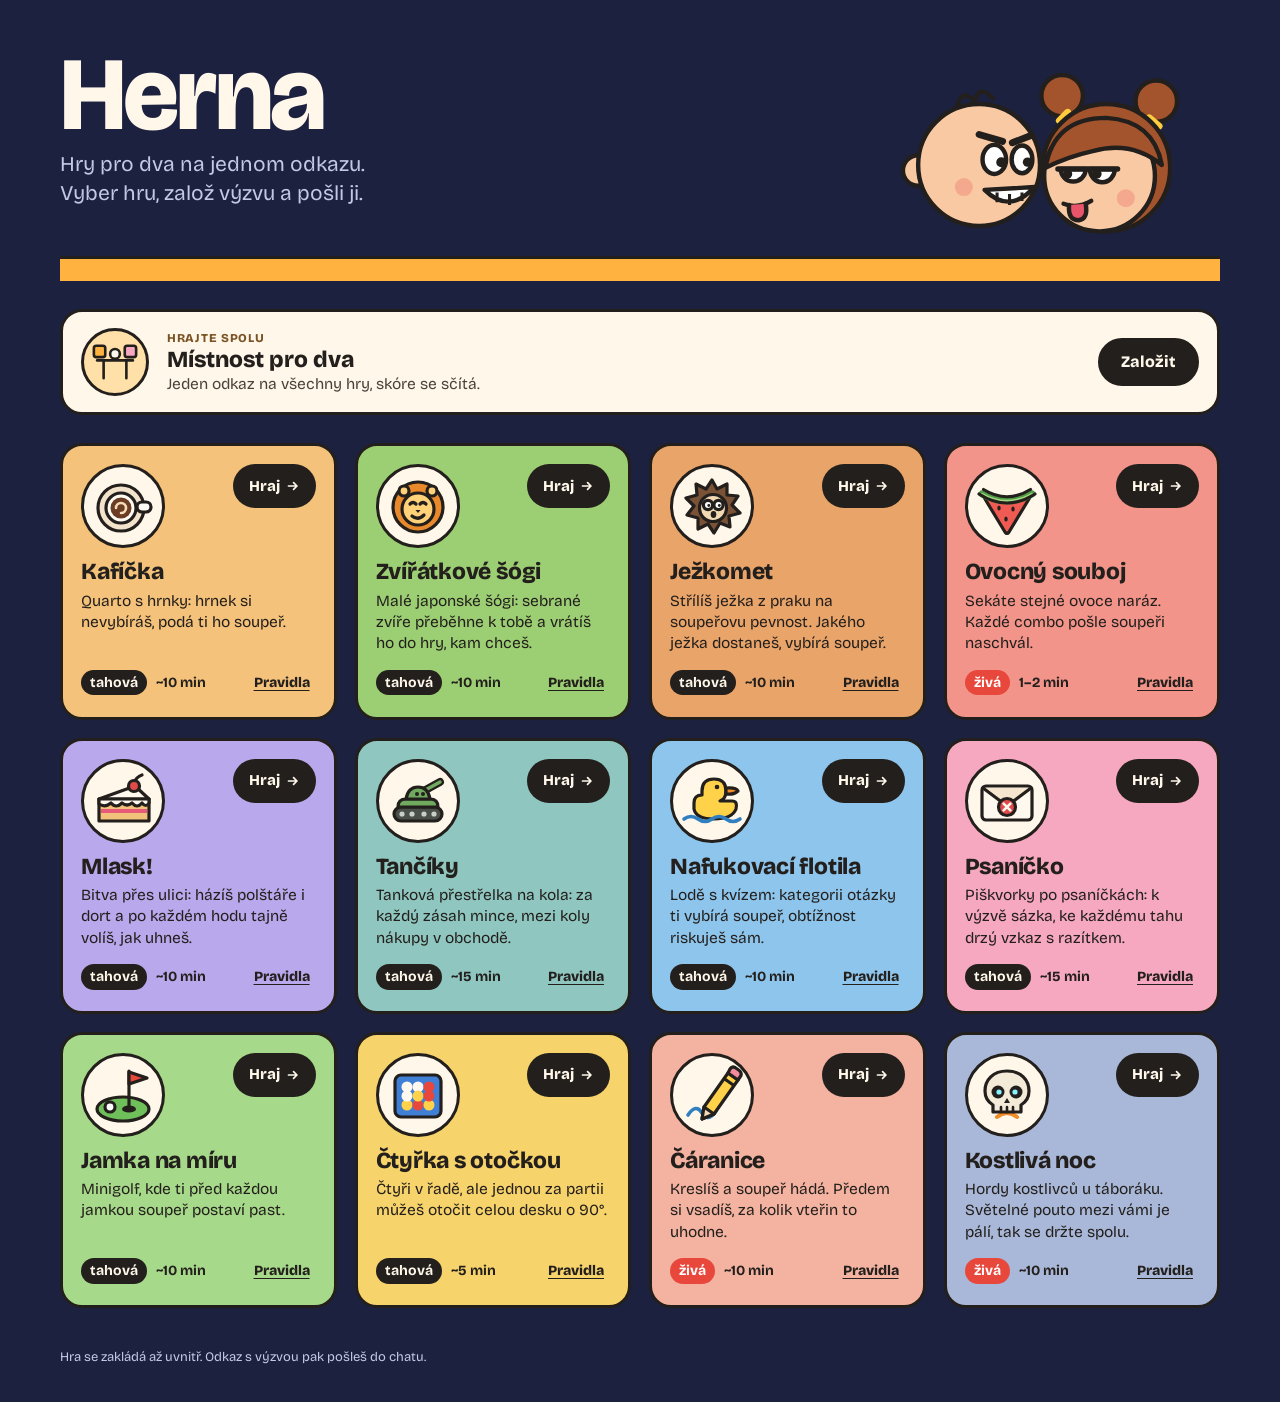
<file: index.html>
<!doctype html>
<html lang="cs">
<head>
<meta charset="utf-8">
<meta name="viewport" content="width=device-width, initial-scale=1, viewport-fit=cover">
<title>Herna</title>
<meta name="description" content="Rozcestník her pro dva na jednom odkazu. Vyber hru, založ výzvu a pošli ji.">
<meta name="theme-color" content="#1c2140">
<link rel="manifest" href="manifest.webmanifest">
<link rel="icon" href="icon.svg" type="image/svg+xml">
<link rel="apple-touch-icon" href="apple-touch-icon.png">
<meta name="apple-mobile-web-app-capable" content="yes">
<meta name="mobile-web-app-capable" content="yes">
<meta name="apple-mobile-web-app-status-bar-style" content="black-translucent">
<meta name="apple-mobile-web-app-title" content="Herna">
<link rel="preconnect" href="https://fonts.googleapis.com">
<link rel="preconnect" href="https://fonts.gstatic.com" crossorigin>
<link href="https://fonts.googleapis.com/css2?family=Bricolage+Grotesque:opsz,wght@12..96,400;12..96,600;12..96,800&display=swap" rel="stylesheet">
<style>
:root{--night:#1c2140;--night2:#272e55;--paper:#fff7ea;--ink:#231f1c;--mut:#c3c8e6;--hot:#ffb23f}
*{box-sizing:border-box}
html{-webkit-text-size-adjust:100%}
body{margin:0;background:var(--night);color:var(--paper);font:400 16px/1.4 "Bricolage Grotesque",system-ui,sans-serif;font-variation-settings:"opsz" 14}
h1,h2,p{margin:0}
/* Optickou velikost písma nastavujeme ručně: automatika v WebKitu bere u textu displejový řez a slévá písmena. */
.scena h1{font-variation-settings:"opsz" 96}
.hra-nazev,.panel-nazev{font-variation-settings:"opsz" 32}
.scena{position:relative;padding:calc(18px + env(safe-area-inset-top)) 20px 0;overflow:hidden}
.scena h1{font-size:44px;line-height:.9;font-weight:800;letter-spacing:-.03em}
.scena p{margin-top:8px;font-size:14.5px;max-width:19ch;color:var(--mut)}
.scena-text{position:relative;z-index:2;padding-bottom:30px}
.jen-desktop{display:none}
.dvojice{display:block;position:absolute;right:4px;bottom:6px;width:164px;height:95px;z-index:0}
.scena{min-height:calc(138px + env(safe-area-inset-top))}
.scena::after{content:"";position:absolute;left:0;right:0;bottom:0;z-index:1;height:16px;background:var(--hot);border-top:3px solid var(--ink)}
.hry{list-style:none;margin:0;padding:14px 14px calc(24px + env(safe-area-inset-bottom));display:grid;gap:12px}
/* Mobil: text a ikona nahoře, pod nimi typ, délka, Pravidla a Hraj v jednom řádku. */
.hra{position:relative;display:grid;grid-template-columns:minmax(0,1fr) auto;grid-template-areas:"text ikona" "meta akce";column-gap:12px;row-gap:8px;padding:13px 14px 12px;background:var(--c);color:var(--ink);border:3px solid var(--ink);border-radius:22px}
.hra:has(.hra-odkaz:focus-visible){outline:3px solid var(--hot);outline-offset:4px}
.hra-ikona{grid-area:ikona;justify-self:end;width:62px;height:62px;display:grid;place-items:center;background:var(--paper);border:3px solid var(--ink);border-radius:50%}
.hra-ikona svg{width:48px;height:48px}
.hra-text{grid-area:text;min-width:0}
.hra-posl{display:inline-block;font-size:12px;font-weight:800;background:var(--ink);color:var(--paper);padding:2px 8px;border-radius:999px;margin-bottom:5px}
.hra-nazev{font-size:21px;line-height:1.05;font-weight:800;letter-spacing:-.01em}
.hra-odkaz{color:inherit;text-decoration:none;outline:none}
.hra-odkaz::after{content:"";position:absolute;inset:0;border-radius:20px}
.hra-twist{margin-top:4px;font-size:14px;line-height:1.32}
.hra-meta{grid-area:meta;display:flex;align-items:center;gap:9px;white-space:nowrap;font-size:13px;font-weight:700;min-width:0}
.hra-typ{padding:3px 9px;border-radius:999px;background:var(--ink);color:var(--paper)}
.hra-typ-ziva{background:#e8473c;color:#fff}
.hra-pravidla{position:relative;z-index:2;margin:-6px 0 -6px auto;min-height:44px;padding:0 6px;border:0;background:none;font:inherit;font-weight:800;color:var(--ink);text-decoration:underline;text-underline-offset:3px;cursor:pointer}
.hra-akce{grid-area:akce;display:flex;align-items:center;justify-content:center;gap:4px;min-height:44px;padding:0 14px 0 16px;border-radius:999px;background:var(--ink);color:var(--paper);font-size:15px;font-weight:800}
.hra-akce svg{width:18px;height:18px}
.je-brzy{background:var(--night2);color:var(--mut);border-color:#5a64a0;border-style:dashed}
.je-brzy .hra-ikona{background:#343c6c;border-color:#6f78b0;filter:saturate(.45)}
.je-brzy .hra-typ{background:#4a5384}
.je-brzy .hra-twist{color:#d6daf0}
.je-brzy .hra-pravidla{color:var(--paper)}
.hra-brzy{background:transparent;border:2px dashed #8a93c8;color:var(--paper);font-size:14px}
.chyba{padding:20px;font-weight:600}
.pata{padding:0 20px calc(24px + env(safe-area-inset-bottom));font-size:13px;color:var(--mut)}
.pata-plocha{margin-top:8px;color:var(--paper);font-weight:600}
.panel{position:fixed;inset:0;z-index:10;color:var(--ink)}
.panel-pozadi{position:absolute;inset:0;background:rgba(10,12,28,.6);opacity:0;transition:opacity .2s}
.panel-list{position:absolute;left:0;right:0;bottom:0;background:var(--paper);border-top:3px solid var(--ink);border-radius:26px 26px 0 0;padding:20px 20px calc(20px + env(safe-area-inset-bottom));transform:translateY(100%);transition:transform .22s ease-out;max-height:85vh;overflow:auto}
.je-otevreny .panel-pozadi{opacity:1}.je-otevreny .panel-list{transform:none}
.panel-hlava{display:grid;grid-template-columns:56px 1fr 44px;gap:12px;align-items:center}
.panel-ikona{width:56px;height:56px;border-radius:50%;background:var(--c);border:3px solid var(--ink);display:grid;place-items:center}
.panel-ikona svg{width:42px;height:42px}
.panel-nazev{font-size:24px;font-weight:800}
.panel-meta{font-size:14px;color:#5a5048}
.panel-zavri{width:44px;height:44px;border-radius:50%;border:2px solid var(--ink);background:#fff;display:grid;place-items:center;cursor:pointer}
.panel-zavri svg{width:18px;height:18px}
.panel-pravidla{margin:18px 0 20px;padding-left:22px;display:grid;gap:10px;font-size:16px}
.panel-hraj{display:flex;justify-content:center;align-items:center;min-height:54px;border-radius:16px;background:var(--ink);color:var(--paper);font-weight:800;font-size:18px;text-decoration:none}
.panel-hraj[aria-disabled]{background:#e9dfcc;color:#5a5048}
@media (prefers-reduced-motion:reduce){.panel-list,.panel-pozadi{transition:none}}
/* Trénink bez soupeře: tlačítko v panelu Pravidla (na kartě by se do jednoho řádku nevešlo) */
.panel-solo{display:flex;justify-content:center;align-items:center;min-height:48px;margin-top:10px;border-radius:16px;border:2px solid var(--ink);color:var(--ink);font-weight:800;text-decoration:none}
.panel-solo[hidden],.v-mistnost .panel-solo{display:none}
/* Pás s místností na úvodu */
/* Mobil: bez místnosti jeden řádek (ikona, text, Založit), s uloženou místností dvě řady. */
.pas{margin:14px 14px 0;padding:10px 10px 10px 12px;display:grid;grid-template-columns:auto minmax(0,1fr) auto;grid-template-areas:"ikona text akce";gap:10px;align-items:center;background:var(--paper);color:var(--ink);border:3px solid var(--ink);border-radius:22px}
.pas[hidden]{display:none}
.pas-ma{grid-template-columns:auto minmax(0,1fr);grid-template-areas:"ikona text" "akce akce";padding:12px 12px 12px 14px;gap:12px}
.pas-ikona{grid-area:ikona;width:52px;height:52px;border-radius:50%;background:#ffe0a8;border:3px solid var(--ink);display:grid;place-items:center}
.pas-ikona svg{width:40px;height:40px}
.pas-text{grid-area:text;min-width:0}
.pas-stitek{display:none;font-size:12px;font-weight:800;letter-spacing:.06em;text-transform:uppercase;color:#7a5424}
.pas-ma .pas-stitek{display:block}
.pas-nadpis{font-size:17px;font-weight:800;line-height:1.1;font-variation-settings:"opsz" 32;overflow-wrap:anywhere}
.pas-popis{margin-top:2px;font-size:13.5px;line-height:1.3;color:#4a423b}
.pas-akce{grid-area:akce;display:flex;gap:10px;align-items:center}
.tl{display:inline-flex;justify-content:center;align-items:center;gap:6px;min-height:48px;padding:0 18px;border-radius:999px;border:3px solid var(--ink);background:var(--ink);color:var(--paper);font:inherit;font-weight:800;font-size:16px;text-decoration:none;cursor:pointer;white-space:nowrap}
.tl svg{width:20px;height:20px}
.tl-2{background:transparent;color:var(--ink)}
.tl[disabled]{opacity:.6;cursor:default}
.pas .tl{padding:0 16px}
.pas-ma .tl{flex:1}
.pas .tl-2{flex:0 0 auto}
/* Místnost */
.scena-mistnost{display:none}
.v-mistnost .scena-text{display:none}
.v-mistnost .scena-mistnost{display:block;position:relative;z-index:2;padding-bottom:30px}
.v-mistnost .scena{min-height:0}
.v-mistnost .dvojice{display:none}
.mist-domu{display:inline-flex;align-items:center;min-height:44px;margin:-8px 0 0 -2px;font-size:15px;font-weight:800;color:var(--mut);text-decoration:none}
.mist-domu::before{content:"";width:9px;height:9px;margin:0 9px 0 4px;border-left:3px solid currentColor;border-bottom:3px solid currentColor;transform:rotate(45deg)}
.skore{display:grid;grid-template-columns:minmax(0,1fr) auto minmax(0,1fr);align-items:center;gap:12px;margin-top:2px}
.sk-jm{font-size:21px;font-weight:800;line-height:1.1;overflow:hidden;text-overflow:ellipsis;white-space:nowrap;font-variation-settings:"opsz" 32}
.sk-jm:last-child{text-align:right}
.sk-jm::after{content:"ty";display:block;margin-top:2px;font-size:12px;font-weight:800;letter-spacing:.08em;text-transform:uppercase;color:var(--hot);visibility:hidden}
.sk-jm.je-ja::after{visibility:visible}
.skore:not(:has(.je-ja)) .sk-jm::after{display:none}
.sk-cisla{display:flex;align-items:center;gap:8px;font-size:50px;font-weight:800;line-height:1;font-variation-settings:"opsz" 96;font-variant-numeric:tabular-nums}
.sk-cisla b{min-width:1ch;text-align:center;display:inline-block}
.sk-cisla i{font-style:normal;color:var(--hot)}
.sk-cisla{position:relative}
/* Putovní pohár nad číslem toho, kdo vede; při remíze stojí uprostřed nakřivo. --px posouvá mistnost.js. */
.pohar{position:absolute;left:50%;top:-33px;width:40px;height:40px;opacity:0;transform:translateX(calc(-50% + var(--px,0px)));rotate:var(--rot,0deg);transform-origin:50% 90%;transition:transform .7s cubic-bezier(.3,1.5,.5,1),rotate .5s,opacity .3s}
.pohar.je-videt{opacity:1}
/* Remíza: pohár nikomu nepatří a houpe se uprostřed. */
.pohar.remiza{animation:houpe 2.6s ease-in-out infinite}
@keyframes houpe{0%,100%{rotate:-13deg}50%{rotate:11deg}}
#mist-stav{display:inline-flex;flex-wrap:wrap;align-items:center;gap:6px 10px}
.serie{display:inline-flex;align-items:center;gap:5px;padding:2px 10px 2px 5px;border-radius:999px;border:2px solid #6f78b0;background:var(--night2);color:var(--paper);font-weight:800;font-size:13.5px;white-space:nowrap}
.serie svg{width:20px;height:20px}
.serie-hot{background:var(--hot);border-color:var(--hot);color:var(--ink)}
.serie-hot svg{animation:plamen 1.4s ease-in-out infinite;transform-origin:50% 90%}
@keyframes plamen{0%,100%{transform:rotate(-6deg) scaleY(1)}50%{transform:rotate(5deg) scaleY(1.12)}}
.bod{animation:bod .8s ease-out}
@keyframes bod{0%{transform:scale(1.6);color:var(--hot)}100%{transform:none}}
.scena .mist-stav{max-width:none;margin-bottom:0;display:flex;flex-wrap:wrap;align-items:center;gap:4px 12px;margin-top:8px;font-size:14.5px;color:var(--mut);min-height:44px}
.mist-pozvat{display:inline-flex;align-items:center;gap:7px;min-height:44px;padding:0 16px;border-radius:999px;border:2px solid var(--hot);background:transparent;color:var(--paper);font:inherit;font-weight:800;cursor:pointer}
.mist-pozvat svg{width:18px;height:18px}
.mist-pozvat[hidden]{display:none}
.v-mistnost .hra-posl{display:none}
.v-mistnost .hra.je-ted{box-shadow:0 0 0 3px var(--night),0 0 0 6px var(--hot)}
.ted{margin:14px 14px 0;display:grid;grid-template-columns:auto minmax(0,1fr) auto;gap:12px;align-items:center;padding:10px 10px 10px 12px;border-radius:22px;background:var(--c);color:var(--ink);border:3px solid var(--ink)}
.ted[hidden]{display:none}
.ted-ikona{width:50px;height:50px;border-radius:50%;background:var(--paper);border:3px solid var(--ink);display:grid;place-items:center}
.ted-ikona svg{width:38px;height:38px}
.ted-stitek{font-size:12px;font-weight:800;letter-spacing:.06em;text-transform:uppercase}
.ted-nazev{font-size:19px;font-weight:800;line-height:1.1;font-variation-settings:"opsz" 32}
/* Další hra: všechny hry jako dlaždice, na iPhonu bez posouvání hned pod skóre */
.dalsi{margin:14px 14px 0}
.dalsi[hidden]{display:none}
.dalsi h2{font-size:13px;font-weight:800;letter-spacing:.06em;text-transform:uppercase;color:var(--mut);margin:0 4px 6px}
.dalsi ul{list-style:none;margin:0;padding:0;display:grid;grid-template-columns:repeat(auto-fill,minmax(78px,1fr));gap:4px 4px}
.dl-hra{display:flex;flex-direction:column;align-items:center;gap:5px;padding:5px 2px 6px;border-radius:16px;color:var(--paper);text-decoration:none;text-align:center;-webkit-tap-highlight-color:transparent;outline:none}
.dl-hra:focus-visible{box-shadow:0 0 0 3px var(--hot)}
.dl-ikona{width:54px;height:54px;border-radius:50%;background:var(--c);border:3px solid var(--ink);display:grid;place-items:center;transition:transform .14s}
.dl-ikona svg{width:40px;height:40px}
.dl-hra:active .dl-ikona{transform:scale(.9)}
.dl-nazev{font-size:12.5px;font-weight:700;line-height:1.15;text-wrap:balance}
.dl-hra.je-ted .dl-ikona{box-shadow:0 0 0 3px var(--night),0 0 0 6px var(--hot)}
.dl-hra.je-ted .dl-nazev{color:var(--hot)}
.v-mistnost .pata-uvod{display:none}
.v-mistnost .scena::after{height:8px}
.v-mistnost .scena-mistnost{padding-bottom:20px}
/* Úzké telefony (SE): Pokračovat se nesmí srazit s názvem hry, dlaždice po čtyřech. */
@media (max-width:360px){
  .ted{gap:9px;padding:8px 8px 8px 9px}
  .ted-ikona{width:40px;height:40px}.ted-ikona svg{width:30px;height:30px}
  .ted-stitek{font-size:10.5px;letter-spacing:.04em;white-space:nowrap}
  .ted-nazev{font-size:17px;overflow:hidden;text-overflow:ellipsis;white-space:nowrap}
  .ted .tl{padding:0 14px;font-size:15px}
  .dalsi{margin:10px 10px 0}
  .dalsi ul{grid-template-columns:repeat(4,minmax(0,1fr))}
  .dl-ikona{width:48px;height:48px}.dl-ikona svg{width:36px;height:36px}
  .dl-nazev{font-size:11.5px}
}
.historie{padding:0 20px 20px}
.historie[hidden]{display:none}
.historie h2{font-size:13px;font-weight:800;letter-spacing:.06em;text-transform:uppercase;color:var(--mut);margin-bottom:4px}
.historie ol{list-style:none;margin:0;padding:0}
.historie li{display:flex;justify-content:space-between;gap:12px;font-size:15px;padding:9px 0;border-bottom:1px solid #3a4272}
.historie li span:last-child{font-weight:800;white-space:nowrap}
/* Dialogy */
.dlg-nadpis{font-size:25px;font-weight:800;line-height:1.08;font-variation-settings:"opsz" 32;padding-right:4px}
.dlg-text{margin:10px 0 18px;font-size:16px;line-height:1.42;color:#4a423b}
.dlg-akce{display:grid;gap:10px}
.dlg-akce .tl{width:100%;min-height:54px;font-size:17px}
.dlg-pole{display:grid;gap:6px;margin-bottom:14px;font-weight:700;font-size:15px}
.dlg-pole input{min-height:52px;padding:0 14px;border-radius:14px;border:2px solid var(--ink);background:#fff;font:inherit;font-size:18px;font-weight:600;color:var(--ink);width:100%}
.dlg-pole input:focus{outline:3px solid var(--hot);outline-offset:2px}
.dlg-odkaz{display:block;font-family:inherit;margin-bottom:14px;padding:12px 14px;border-radius:14px;background:#f1e6d2;font-size:14px;font-weight:600;word-break:break-all;color:var(--ink);user-select:all;-webkit-user-select:all}
.dlg-ikona{width:64px;height:64px;border-radius:50%;background:var(--c,#ffe0a8);border:3px solid var(--ink);display:grid;place-items:center;margin-bottom:14px}
.dlg-ikona svg{width:48px;height:48px}
.dlg-dvojice{display:flex;gap:6px;align-items:center;margin-bottom:14px}
.dlg-dvojice .dlg-ikona{margin:0}
/* Hra v rámu přes celou obrazovku */
.ram{position:fixed;inset:0;z-index:20;display:flex;flex-direction:column;background:var(--night)}
.ram[hidden]{display:none}
.ram-lista{flex:0 0 auto;display:flex;align-items:center;gap:8px;padding:calc(2px + env(safe-area-inset-top)) calc(12px + env(safe-area-inset-right)) 2px calc(2px + env(safe-area-inset-left));min-height:48px;background:var(--night);color:var(--paper);border-bottom:3px solid var(--hot)}
.ram-zpet{display:inline-flex;align-items:center;gap:4px;min-height:44px;padding:0 12px 0 8px;border:0;border-radius:999px;background:transparent;color:var(--paper);font:inherit;font-weight:800;font-size:15px;cursor:pointer}
.ram-zpet svg{width:22px;height:22px}
.ram-zpet:focus-visible{outline:3px solid var(--hot)}
.ram-nazev{flex:1;min-width:0;font-weight:800;font-size:15px;overflow:hidden;text-overflow:ellipsis;white-space:nowrap;text-align:center;color:var(--mut)}
.ram-skore{display:flex;align-items:center;gap:6px;font-size:14px;font-weight:700;white-space:nowrap}
.ram-skore .rs-jm{overflow:hidden;text-overflow:ellipsis;max-width:8ch}
.ram-skore b{font-size:18px;font-variant-numeric:tabular-nums;display:inline-block}
.ram-skore i{font-style:normal;color:var(--hot)}
.ram-skore svg{width:20px;height:20px;flex:none}
/* Celkové skóre místnosti, ne skóre hry: tišší a s popiskem, ať nesoupeří s HUD hry pod ním. */
.ram-skore{color:var(--mut)}
.ram-skore::before{content:"celkem";font-size:11px;font-weight:800;letter-spacing:.06em;text-transform:uppercase;opacity:.8;margin-right:2px}
.ram-skore b{color:var(--paper)}
.ram-skore b.bod{animation:bod .8s ease-out}
/* iframe nikdy pod výřezem ani pod domácím proužkem: hra uvnitř rámu safe-area nevidí */
.ram-telo{position:relative;flex:1 1 auto;min-height:0;margin:0 env(safe-area-inset-right) env(safe-area-inset-bottom) env(safe-area-inset-left)}
.ram-telo iframe{position:absolute;inset:0;width:100%;height:100%;border:0;background:var(--night)}
.ram-telo iframe[hidden]{display:none}
.ram-ceka{position:absolute;inset:0;display:grid;place-content:center;justify-items:center;gap:8px;padding:24px;text-align:center;background:var(--night);color:var(--paper)}
.ram-ceka[hidden]{display:none}
.ram-ceka .dlg-ikona{width:96px;height:96px;margin-bottom:8px}
.ram-ceka .dlg-ikona svg{width:72px;height:72px}
.ram-ceka h2{font-size:26px;font-weight:800;line-height:1.1;font-variation-settings:"opsz" 32;text-wrap:balance}
.ram-ceka p{max-width:30ch;color:var(--mut);font-size:15.5px}
.ram-ceka .tl{margin-top:16px;border-color:var(--paper);color:var(--paper)}
.ram-ceka .skryte{visibility:hidden}
.ram-ceka .ram-dlouho{margin-top:14px}
.tecky{display:flex;gap:7px;margin-top:6px}
.tecky i{width:10px;height:10px;border-radius:50%;background:var(--hot);animation:tecka 1.2s infinite ease-in-out}
.tecky i:nth-child(2){animation-delay:.15s}.tecky i:nth-child(3){animation-delay:.3s}
@keyframes tecka{0%,80%,100%{opacity:.45;transform:scale(.8)}40%{opacity:1;transform:none}}
.ram-otevreny,.ram-otevreny body{overflow:hidden}
/* Karta volby: krátce před přepnutím hry, nikdy přes běžící hru */
.volba{position:fixed;inset:0;z-index:30;display:grid;place-content:center;justify-items:center;gap:4px;padding:24px;background:var(--c);color:var(--ink);text-align:center;opacity:0;transition:opacity .18s}
.volba[hidden]{display:none}
.volba.je-videt{opacity:1}
.volba-ikona{width:128px;height:128px;border-radius:50%;background:var(--paper);border:4px solid var(--ink);display:grid;place-items:center;margin-bottom:14px;transform:scale(.8);transition:transform .4s cubic-bezier(.3,1.6,.5,1)}
.volba.je-videt .volba-ikona{transform:none}
.volba-ikona svg{width:98px;height:98px}
.volba-kdo{font-size:18px;font-weight:700}
.volba-hra{font-size:46px;font-weight:800;line-height:1;letter-spacing:-.02em;font-variation-settings:"opsz" 96}
.toast{position:fixed;left:50%;bottom:calc(20px + env(safe-area-inset-bottom));z-index:40;transform:translateX(-50%);width:max-content;max-width:calc(100% - 32px);padding:12px 18px;border-radius:16px;background:var(--paper);color:var(--ink);border:3px solid var(--ink);font-weight:700;font-size:15px}
.toast[hidden]{display:none}
@media (max-width:429px){.ram-nazev{display:none}.ram-skore{margin-left:auto}.ram-skore .rs-jm{max-width:11ch}}
/* Telefon na šířku: lišta Herny je úzký sloupec vlevo, hra dostane celou výšku. */
@media (orientation:landscape) and (max-height:500px){
  .ram{flex-direction:row}
  .ram-lista{flex-direction:column;justify-content:space-between;align-items:center;gap:6px;width:calc(66px + env(safe-area-inset-left));min-height:0;padding:calc(4px + env(safe-area-inset-top)) 3px calc(8px + env(safe-area-inset-bottom)) calc(3px + env(safe-area-inset-left));border-bottom:0;border-right:3px solid var(--hot)}
  .ram-zpet{flex-direction:column;gap:0;min-height:52px;padding:2px 4px;font-size:11.5px}
  .ram-nazev{display:none}
  .ram-skore{flex-direction:column;gap:1px;margin:0;font-size:12px}
  .ram-skore::before{font-size:9.5px;margin:0 0 2px}
  /* Místnost na šířku: hlavička v jednom pásu, Teď hrajete schované (hra je označená v dlaždicích), 11 ikon v jedné řadě. */
  .v-mistnost .scena{padding-top:calc(6px + env(safe-area-inset-top))}
  .v-mistnost .scena-mistnost{display:grid;grid-template-columns:auto minmax(0,1fr);grid-template-areas:"domu skore" "stav stav";align-items:center;column-gap:20px;padding-bottom:14px}
  .mist-domu{grid-area:domu;margin:0}
  .skore{grid-area:skore;margin-top:28px;display:flex;justify-content:center;gap:20px}
  .sk-jm{font-size:18px;flex:0 1 auto}.sk-jm:last-child{text-align:left}
  .sk-jm::after{font-size:10.5px}
  .sk-cisla{font-size:38px}
  .pohar{top:-26px;width:30px;height:30px}
  .scena .mist-stav{grid-area:stav;margin-top:2px;min-height:0;font-size:13.5px}
  .v-mistnost .scena::after{height:6px;border-top-width:2px}
  .v-mistnost .ted{display:none}
  .dalsi{margin-top:10px}
  .dalsi ul{grid-template-columns:repeat(auto-fill,minmax(64px,1fr))}
  .dl-ikona{width:48px;height:48px}.dl-ikona svg{width:36px;height:36px}
  .dl-nazev{font-size:11.5px}
  .ram-skore .rs-jm{max-width:60px}
  .ram-skore i{line-height:.6}
  .ram-telo{margin:0 env(safe-area-inset-right) env(safe-area-inset-bottom) 0}
}
/* Na šířku s výřezem: obsah místnosti a panely mimo výřez. */
.stranka{padding:0 env(safe-area-inset-right) 0 env(safe-area-inset-left)}
.panel-list{padding-left:max(20px,env(safe-area-inset-left));padding-right:max(20px,env(safe-area-inset-right))}
@media (prefers-reduced-motion:reduce){.volba,.volba-ikona,.pohar,.dl-ikona{transition:none}.bod,.tecky i,.serie-hot svg,.ram-skore b.bod,.pohar.remiza{animation:none}}
@media (min-width:960px){
  .pas{margin:28px 40px 0;grid-template-columns:auto minmax(0,1fr) auto;grid-template-areas:"ikona text akce";padding:16px 18px 16px 18px;gap:18px}
  .pas-ikona{width:68px;height:68px}.pas-ikona svg{width:52px;height:52px}
  .pas-nadpis{font-size:23px}.pas-popis{font-size:15.5px}
  .pas,.pas-ma{grid-template-columns:auto minmax(0,1fr) auto;grid-template-areas:"ikona text akce"}
  .pas-stitek{display:block}
  .pas .tl,.pas-ma .tl{flex:0 0 auto;padding:0 20px}
  .v-mistnost .scena-mistnost{grid-area:t;align-self:end;padding-bottom:40px}
  .v-mistnost .dvojice{display:block}
  .skore{display:flex;align-items:center;gap:28px}
  .sk-jm{font-size:36px}.sk-jm:last-child{text-align:left}
  .sk-cisla{font-size:104px;gap:16px;flex:none}
  .scena .mist-stav{font-size:17px;margin-top:14px;margin-bottom:0}
  .ted{margin:28px 40px 0;padding:12px 14px 12px 16px}
  .ted-ikona{width:60px;height:60px}.ted-ikona svg{width:46px;height:46px}
  .ted-nazev{font-size:23px}
  .pohar{top:-44px;width:54px;height:54px}
  .v-mistnost .scena::after{height:22px}
  .v-mistnost .scena-mistnost{padding-bottom:40px}
  .serie{font-size:15px;padding:4px 12px 4px 7px}.serie svg{width:22px;height:22px}
  .dalsi{margin:28px 40px 0}
  .dalsi ul{grid-template-columns:repeat(auto-fill,minmax(92px,1fr));gap:10px}
  .dl-ikona{width:66px;height:66px}.dl-ikona svg{width:50px;height:50px}
  .dl-nazev{font-size:14px}
  .dl-hra:hover .dl-ikona{transform:translateY(-3px)}
  .historie{padding:0 40px 32px;max-width:720px}
  .ram-nazev{font-size:16px}
  .ram-skore .rs-jm{max-width:18ch}
  .volba-hra{font-size:80px}
  .volba-ikona{width:170px;height:170px}.volba-ikona svg{width:130px;height:130px}
}
@media (min-width:960px){
  .scena{min-height:0;max-width:1240px;margin:0 auto;padding:48px 40px 0;display:grid;grid-template-columns:minmax(0,1fr) 420px;grid-template-areas:"t d" "pult pult";overflow:visible}
  .dvojice{grid-area:d;align-self:end}
  .scena h1{font-size:104px}
  .scena-text{grid-area:t;align-self:end;padding-bottom:0}
  .jen-desktop{display:inline}
  .scena p{font-size:21px;max-width:26ch;margin-bottom:48px}
  .dvojice{position:relative;right:auto;bottom:auto;width:360px;height:208px;margin:0 0 -6px;justify-self:end}
  .scena::after{position:relative;grid-area:pult;height:22px}
  main{max-width:1240px;margin:0 auto}
  .hry{grid-template-columns:repeat(4,minmax(0,1fr));gap:18px;padding:28px 40px 40px}
  .hra{grid-template-columns:1fr auto;grid-template-rows:auto 1fr auto;grid-template-areas:"ikona akce" "text text" "meta meta";row-gap:12px;padding:18px}
  .hra-ikona{justify-self:start;width:84px;height:84px}
  .hra-ikona svg{width:64px;height:64px}
  .hra-akce{align-self:start}
  .hra-nazev{font-size:23px}
  .hra-twist{margin-top:6px;font-size:15.5px;line-height:1.38}
  .hra-meta{font-size:14px}
  .panel-list{display:flex;flex-direction:column;justify-content:flex-start}
  .hra:not(.je-brzy):hover{transform:translateY(-3px)}
  .hra-odkaz:hover{text-decoration:underline}
  .pata{max-width:1240px;margin:0 auto;padding:0 40px 36px}
  .panel-list{left:auto;top:0;width:440px;border-top:0;border-left:3px solid var(--ink);border-radius:26px 0 0 26px;transform:translateX(100%);max-height:none;padding:72px 28px 28px}
}
</style>
</head>
<body>
<div class="stranka">
  <header class="scena">
    <div class="scena-text">
      <h1>Herna</h1>
      <p>Hry pro dva na jednom odkazu.<span class="jen-desktop"> Vyber hru, založ výzvu a pošli ji.</span></p>
    </div>
    <div class="scena-mistnost">
      <a class="mist-domu" href="./">Herna</a>
      <div class="skore" aria-live="polite">
        <span class="sk-jm" id="sk-j0"></span>
        <span class="sk-cisla"><svg class="pohar" id="pohar" aria-hidden="true"><use href="#i-pohar"/></svg><b id="sk-0">0</b><i aria-hidden="true">:</i><b id="sk-1">0</b></span>
        <span class="sk-jm" id="sk-j1"></span>
      </div>
      <p class="mist-stav"><span id="mist-stav">Načítám místnost…</span> <button class="mist-pozvat" id="mist-pozvat" type="button" hidden><svg aria-hidden="true"><use href="#i-odkaz"/></svg>Poslat odkaz</button></p>
    </div>
    <svg class="dvojice" viewBox="0 0 260 150" role="img" aria-label="Kluk a holka čelo na čele"><use href="#i-dvojice"/></svg>
  </header>
  <main>
    <section id="pas" class="pas" hidden></section>
    <div id="ted" class="ted" hidden></div>
    <section id="dalsi" class="dalsi" hidden aria-labelledby="dalsi-nadpis"><h2 id="dalsi-nadpis">Další hra</h2><ul id="dalsi-seznam"></ul></section>
    <ul id="hry" class="hry"></ul>
    <section id="historie" class="historie" hidden><h2>Poslední partie</h2><ol id="historie-seznam"></ol></section>
  </main>
  <footer class="pata">
    <p class="pata-uvod">Hra se zakládá až uvnitř. Odkaz s výzvou pak pošleš do chatu.</p>
    <p id="plocha" class="pata-plocha" hidden>Na iPhonu dej Sdílet a Přidat na plochu. Herna se pak otevře přes celou obrazovku.</p>
  </footer>
</div>
<div id="panel" class="panel" hidden role="dialog" aria-modal="true" aria-labelledby="panel-nazev">
  <div class="panel-pozadi" data-zavri></div>
  <div class="panel-list">
    <div class="panel-hlava">
      <span class="panel-ikona"></span>
      <div><h2 class="panel-nazev" id="panel-nazev"></h2><p class="panel-meta"></p></div>
      <button class="panel-zavri" type="button" data-zavri aria-label="Zavřít"><svg viewBox="0 0 20 20" aria-hidden="true"><path d="M4 4 L16 16 M16 4 L4 16" stroke="currentColor" stroke-width="3" stroke-linecap="round"/></svg></button>
    </div>
    <ol class="panel-pravidla"></ol>
    <a class="panel-hraj"></a>
    <a class="panel-solo" hidden>Trénink bez soupeře</a>
  </div>
</div>
<div id="dlg" class="panel dlg" hidden role="dialog" aria-modal="true" aria-labelledby="dlg-nadpis">
  <div class="panel-pozadi" data-dlg-zavri></div>
  <div class="panel-list"><div class="dlg-obsah"></div></div>
</div>
<div id="ram" class="ram" hidden>
  <div class="ram-lista">
    <button class="ram-zpet" id="ram-zpet" type="button"><svg aria-hidden="true"><use href="#i-zpet"/></svg>Místnost</button>
    <span class="ram-nazev" id="ram-nazev"></span>
    <span class="ram-skore" id="ram-skore" aria-live="polite"></span>
  </div>
  <div class="ram-telo" id="ram-telo">
    <div class="ram-ceka" id="ram-ceka" hidden></div>
  </div>
</div>
<div id="volba" class="volba" hidden aria-live="assertive">
  <span class="volba-ikona"></span>
  <p class="volba-kdo"></p>
  <p class="volba-hra"></p>
</div>
<div id="toast" class="toast" role="status" aria-live="polite" hidden></div>
<script src="ikony.js"></script>
<script src="app.js"></script>
<script src="mistnost.js"></script>
</body>
</html>
</file>
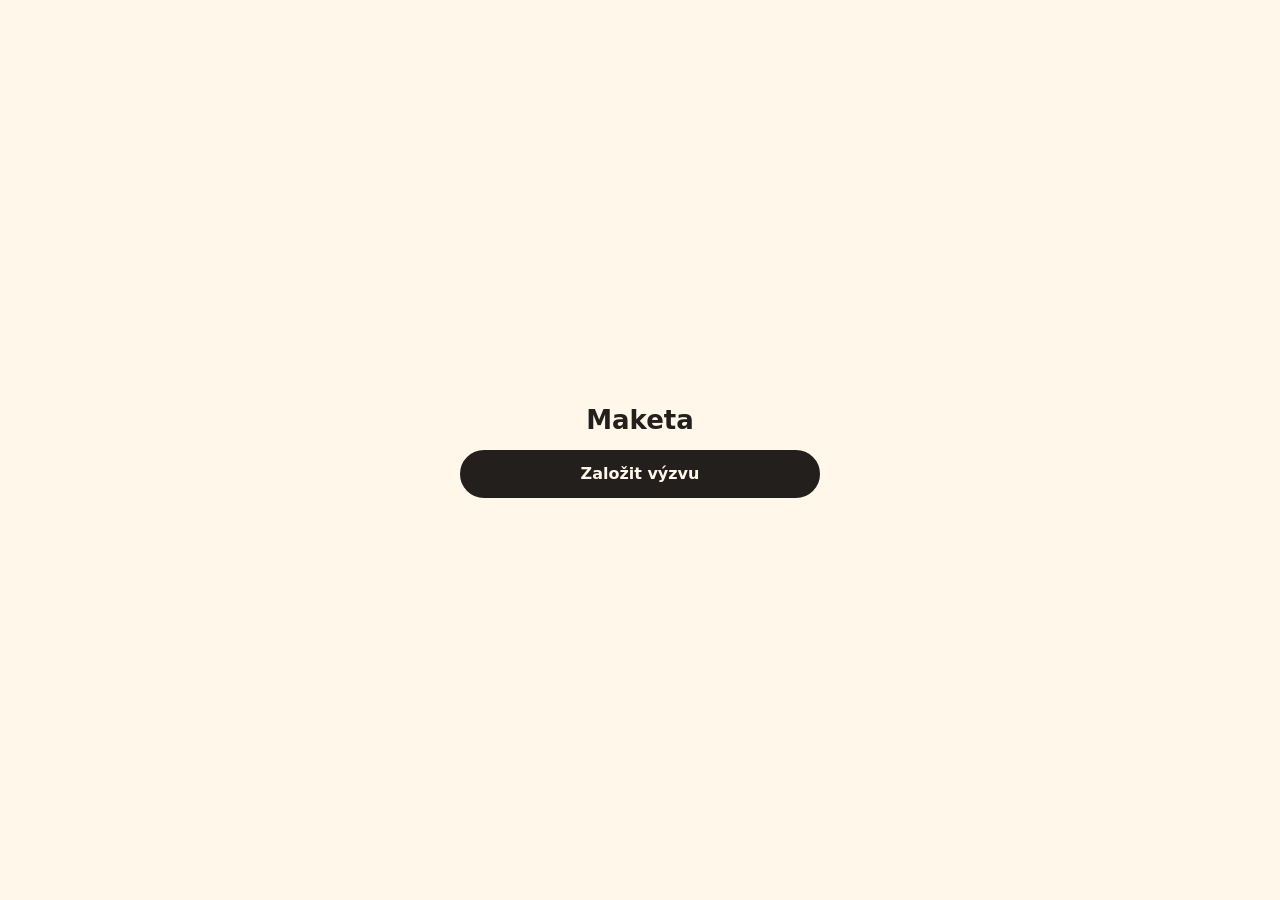
<file: tests/maketa-stara/index.html>
<!doctype html>
<html lang="cs">
<head>
<meta charset="utf-8">
<meta name="viewport" content="width=device-width, initial-scale=1">
<title>Maketa hry bez protokolu</title>
<link rel="stylesheet" href="../maketa/maketa.css">
</head>
<body>
<main id="hra"></main>
<script src="../maketa/maketa.js"></script>
</body>
</html>
</file>
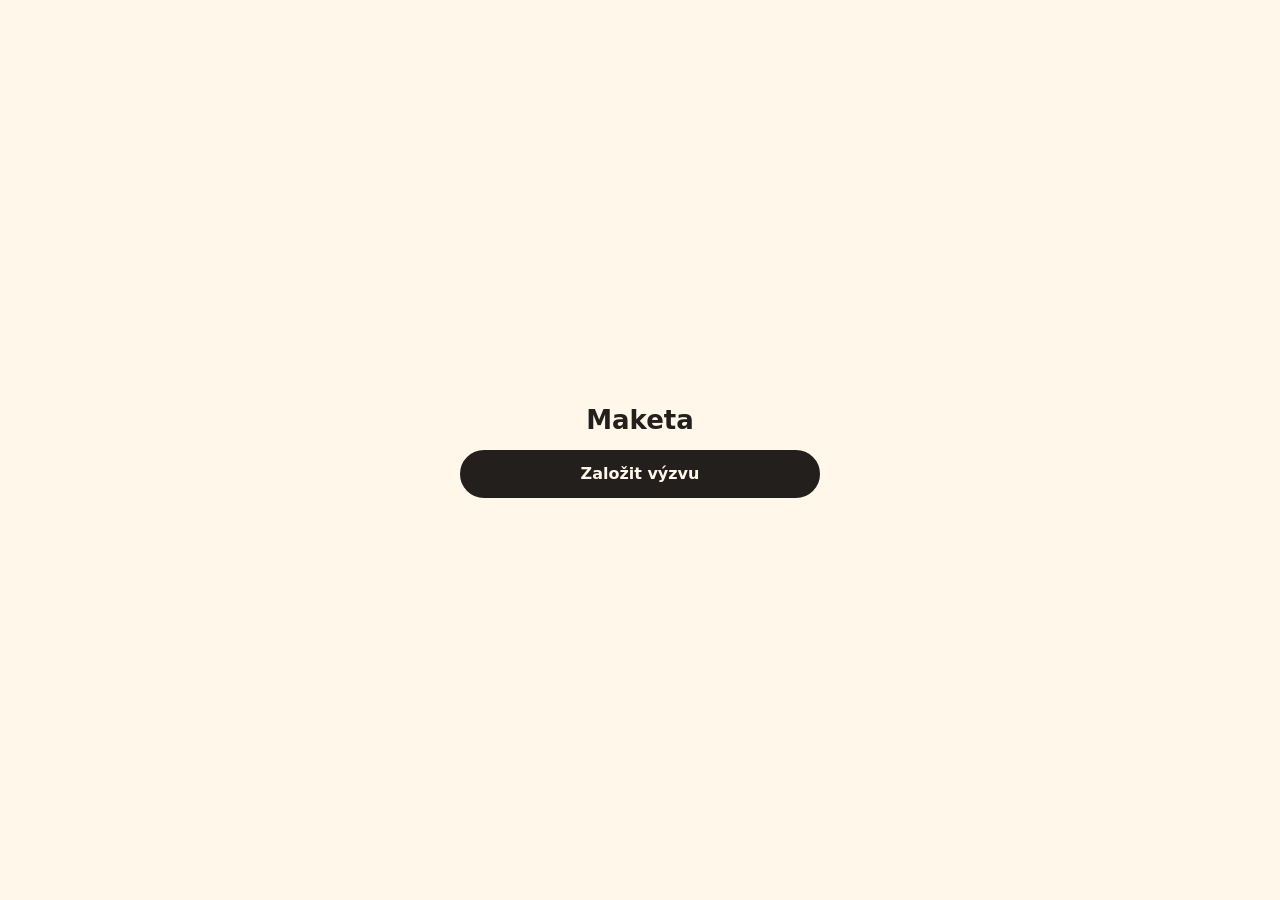
<file: tests/maketa/index.html>
<!doctype html>
<html lang="cs">
<head>
<meta charset="utf-8">
<meta name="viewport" content="width=device-width, initial-scale=1">
<meta name="herna-protokol" content="1">
<title>Maketa hry (protokol Herny)</title>
<link rel="stylesheet" href="maketa.css">
</head>
<body>
<main id="hra"></main>
<script src="maketa.js"></script>
</body>
</html>
</file>
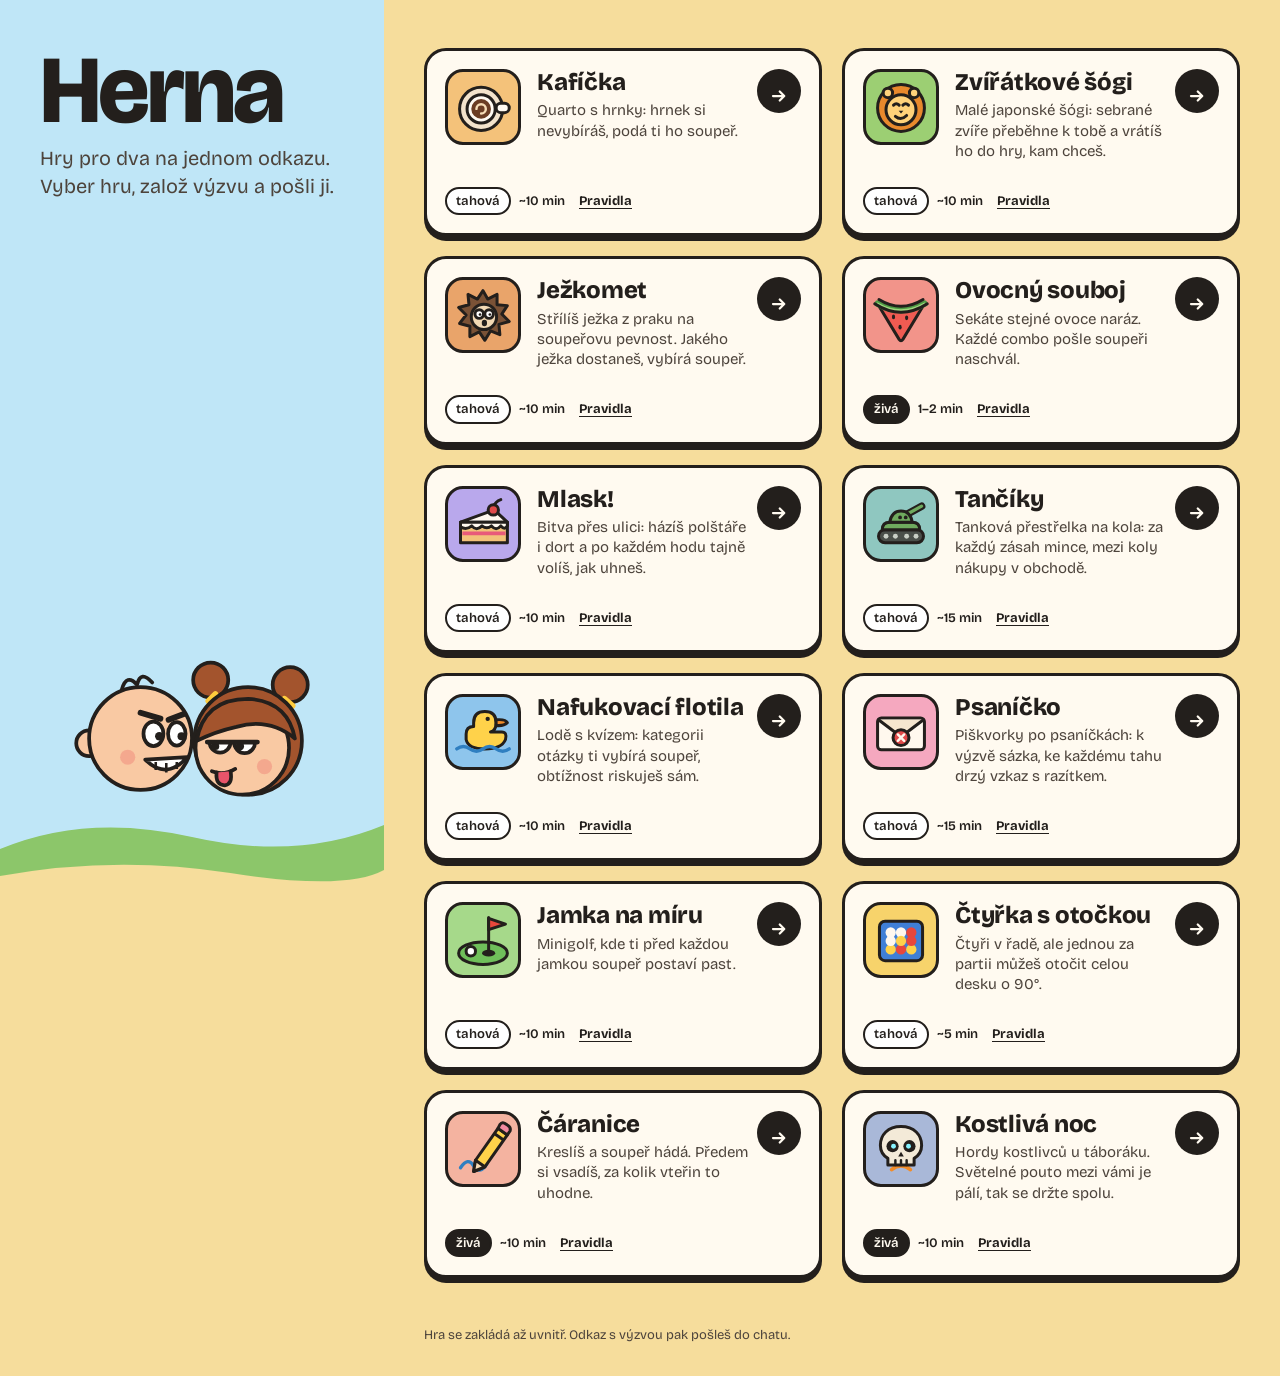
<file: design/navrh-a.html>
<!doctype html>
<html lang="cs">
<head>
<meta charset="utf-8">
<meta name="viewport" content="width=device-width, initial-scale=1, viewport-fit=cover">
<title>Herna – návrh A Hřiště</title>
<link rel="preconnect" href="https://fonts.googleapis.com">
<link rel="preconnect" href="https://fonts.gstatic.com" crossorigin>
<link href="https://fonts.googleapis.com/css2?family=Bricolage+Grotesque:opsz,wght@12..96,400;12..96,600;12..96,800&display=swap" rel="stylesheet">
<style>
:root{--ink:#231f1c;--ink2:#4d443c;--sky:#bfe6f7;--hill:#8cc66a;--sand:#f6dd9c;--paper:#fffaf0;--hot:#f2711c}
*{box-sizing:border-box}
html{-webkit-text-size-adjust:100%}
body{margin:0;background:var(--sand);color:var(--ink);font:400 16px/1.4 "Bricolage Grotesque",system-ui,sans-serif}
h1,h2,p{margin:0}
.scena{position:relative;background:var(--sky);padding:calc(18px + env(safe-area-inset-top)) 20px 0;overflow:hidden}
.scena h1{font-size:64px;line-height:.9;font-weight:800;letter-spacing:-.03em;font-variation-settings:"opsz" 96}
.scena p{margin-top:10px;font-size:17px;max-width:24ch;color:var(--ink2)}
.dvojice{display:block;width:250px;height:144px;margin:4px auto -6px;position:relative;z-index:1}
.kopec{display:block;width:calc(100% + 40px);height:44px;margin:0 -20px;position:relative}
.hry{list-style:none;margin:0;padding:16px 16px calc(28px + env(safe-area-inset-bottom));display:grid;gap:14px}
.hra{position:relative;display:grid;grid-template-columns:64px 1fr;gap:12px;padding:14px;background:var(--paper);border:3px solid var(--ink);border-radius:22px;box-shadow:0 5px 0 var(--ink)}
.hra:has(.hra-odkaz:focus-visible){outline:3px solid var(--hot);outline-offset:4px}
.hra-ikona{width:64px;height:64px;border-radius:18px;background:var(--c);border:3px solid var(--ink);display:grid;place-items:center}
.hra-ikona svg{width:50px;height:50px}
.hra-text{min-width:0;padding-right:46px}
.hra-posl{display:inline-block;font-size:12.5px;font-weight:700;color:var(--hot);margin-bottom:2px}
.hra-nazev{font-size:22px;line-height:1.1;font-weight:800;letter-spacing:-.01em}
.hra-odkaz{color:inherit;text-decoration:none;outline:none}
.hra-odkaz::after{content:"";position:absolute;inset:0;border-radius:20px}
.hra-twist{margin-top:5px;font-size:15px;line-height:1.35;color:var(--ink2)}
.hra-meta{display:flex;align-items:center;gap:8px;white-space:nowrap;margin-top:8px;font-size:13px;font-weight:600}
.hra-typ{padding:3px 9px;border:2px solid var(--ink);border-radius:999px;background:#fff}
.hra-typ-ziva{background:var(--ink);color:var(--paper)}
.hra-pravidla{position:relative;z-index:2;margin:-10px -6px -10px auto;min-height:44px;padding:0 6px;border:0;background:none;font:inherit;font-weight:700;color:var(--ink);text-decoration:underline;text-underline-offset:3px;cursor:pointer}
.hra-akce{position:absolute;top:12px;right:12px;width:44px;height:44px;border-radius:50%;background:var(--ink);color:var(--paper);display:grid;place-items:center;font-size:0}
.hra-akce svg{width:24px;height:24px}
.je-brzy{background:transparent;border-style:dashed;box-shadow:none}
.je-brzy .hra-ikona{filter:saturate(.35)}
.je-brzy .hra-twist{color:#6b5f52}
.hra-brzy{width:auto;height:auto;padding:5px 10px;border-radius:999px;background:transparent;border:2px solid var(--ink);color:var(--ink);font-size:13px;font-weight:700}
.chyba{padding:20px;font-weight:600}
.pata{padding:0 20px calc(24px + env(safe-area-inset-bottom));font-size:13px;color:var(--ink2)}
/* panel s pravidly: list zespodu */
.panel{position:fixed;inset:0;z-index:10}
.panel-pozadi{position:absolute;inset:0;background:rgba(35,31,28,.45);opacity:0;transition:opacity .2s}
.panel-list{position:absolute;left:0;right:0;bottom:0;background:var(--paper);border-top:3px solid var(--ink);border-radius:26px 26px 0 0;padding:20px 20px calc(20px + env(safe-area-inset-bottom));transform:translateY(100%);transition:transform .22s ease-out;max-height:85vh;overflow:auto}
.je-otevreny .panel-pozadi{opacity:1}.je-otevreny .panel-list{transform:none}
.panel-hlava{display:grid;grid-template-columns:56px 1fr 44px;gap:12px;align-items:center}
.panel-ikona{width:56px;height:56px;border-radius:16px;background:var(--c);border:3px solid var(--ink);display:grid;place-items:center}
.panel-ikona svg{width:44px;height:44px}
.panel-nazev{font-size:24px;font-weight:800}
.panel-meta{font-size:14px;color:var(--ink2)}
.panel-zavri{width:44px;height:44px;border-radius:50%;border:2px solid var(--ink);background:#fff;display:grid;place-items:center;cursor:pointer}
.panel-zavri svg{width:18px;height:18px}
.panel-pravidla{margin:18px 0 20px;padding-left:22px;display:grid;gap:10px;font-size:16px}
.panel-hraj{display:flex;justify-content:center;align-items:center;min-height:54px;border-radius:16px;background:var(--hot);color:#fff;font-weight:800;font-size:18px;text-decoration:none;border:3px solid var(--ink);box-shadow:0 4px 0 var(--ink)}
.panel-hraj[aria-disabled]{background:#e9dfcc;color:var(--ink2);box-shadow:none}
@media (prefers-reduced-motion:reduce){.panel-list,.panel-pozadi{transition:none}}
/* desktop: scéna vlevo přes celou výšku, hry vpravo ve dvou sloupcích */
@media (min-width:960px){
  .stranka{display:grid;grid-template-columns:minmax(360px,30vw) 1fr;min-height:100vh}
  .scena{position:sticky;top:0;height:100vh;display:flex;flex-direction:column;padding:48px 40px 0}
  .scena h1{font-size:96px}
  .scena p{font-size:20px}
  .dvojice{width:100%;max-width:420px;height:auto;aspect-ratio:260/150;margin:auto auto -10px}
  .kopec{height:90px;width:calc(100% + 80px);margin:0 -40px}
  .hry{grid-template-columns:repeat(2,minmax(0,1fr));gap:20px;padding:48px 40px;align-content:start}
  .hra{grid-template-columns:76px 1fr;padding:18px;gap:16px}
  .hra-ikona{width:76px;height:76px}.hra-ikona svg{width:60px;height:60px}
  .hra-text{padding-right:0;display:flex;flex-direction:column;min-height:100%}
  .hra-nazev{font-size:24px}
  .hra-meta{margin-top:auto;padding-top:10px}
  .hra-akce{top:18px;right:18px}
  .hra-text{padding-right:50px}
  .hra-odkaz:hover{text-decoration:underline}
  .hra:not(.je-brzy):hover{transform:translateY(-2px);box-shadow:0 7px 0 var(--ink)}
  .pata{grid-column:2;padding:0 40px 32px}
  .panel-list{left:auto;top:0;width:440px;border-top:0;border-left:3px solid var(--ink);border-radius:26px 0 0 26px;transform:translateX(100%);max-height:none;padding:28px}
}
</style>
</head>
<body>
<div class="stranka">
  <header class="scena">
    <h1>Herna</h1>
    <p>Hry pro dva na jednom odkazu. Vyber hru, založ výzvu a pošli ji.</p>
    <svg class="dvojice" viewBox="0 0 260 150" role="img" aria-label="Kluk a holka čelo na čele"><use href="#i-dvojice"/></svg>
    <svg class="kopec" viewBox="0 0 400 60" preserveAspectRatio="none" aria-hidden="true"><path d="M0 60 V26 Q90 2 200 18 T400 10 V60 Z" fill="#8cc66a"/><path d="M0 60 V44 Q120 30 240 42 T400 40 V60 Z" fill="#f6dd9c"/></svg>
  </header>
  <main>
    <ul id="hry" class="hry" data-zdroj="../games.json" data-bez-kontroly></ul>
  </main>
  <p class="pata">Hra se zakládá až uvnitř. Odkaz s výzvou pak pošleš do chatu.</p>
</div>
<div id="panel" class="panel" hidden role="dialog" aria-modal="true" aria-labelledby="panel-nazev">
  <div class="panel-pozadi" data-zavri></div>
  <div class="panel-list">
    <div class="panel-hlava">
      <span class="panel-ikona"></span>
      <div><h2 class="panel-nazev" id="panel-nazev"></h2><p class="panel-meta"></p></div>
      <button class="panel-zavri" type="button" data-zavri aria-label="Zavřít"><svg viewBox="0 0 20 20" aria-hidden="true"><path d="M4 4 L16 16 M16 4 L4 16" stroke="currentColor" stroke-width="3" stroke-linecap="round"/></svg></button>
    </div>
    <ol class="panel-pravidla"></ol>
    <a class="panel-hraj"></a>
  </div>
</div>
<script src="../ikony.js"></script>
<script src="../app.js"></script>
</body>
</html>
</file>
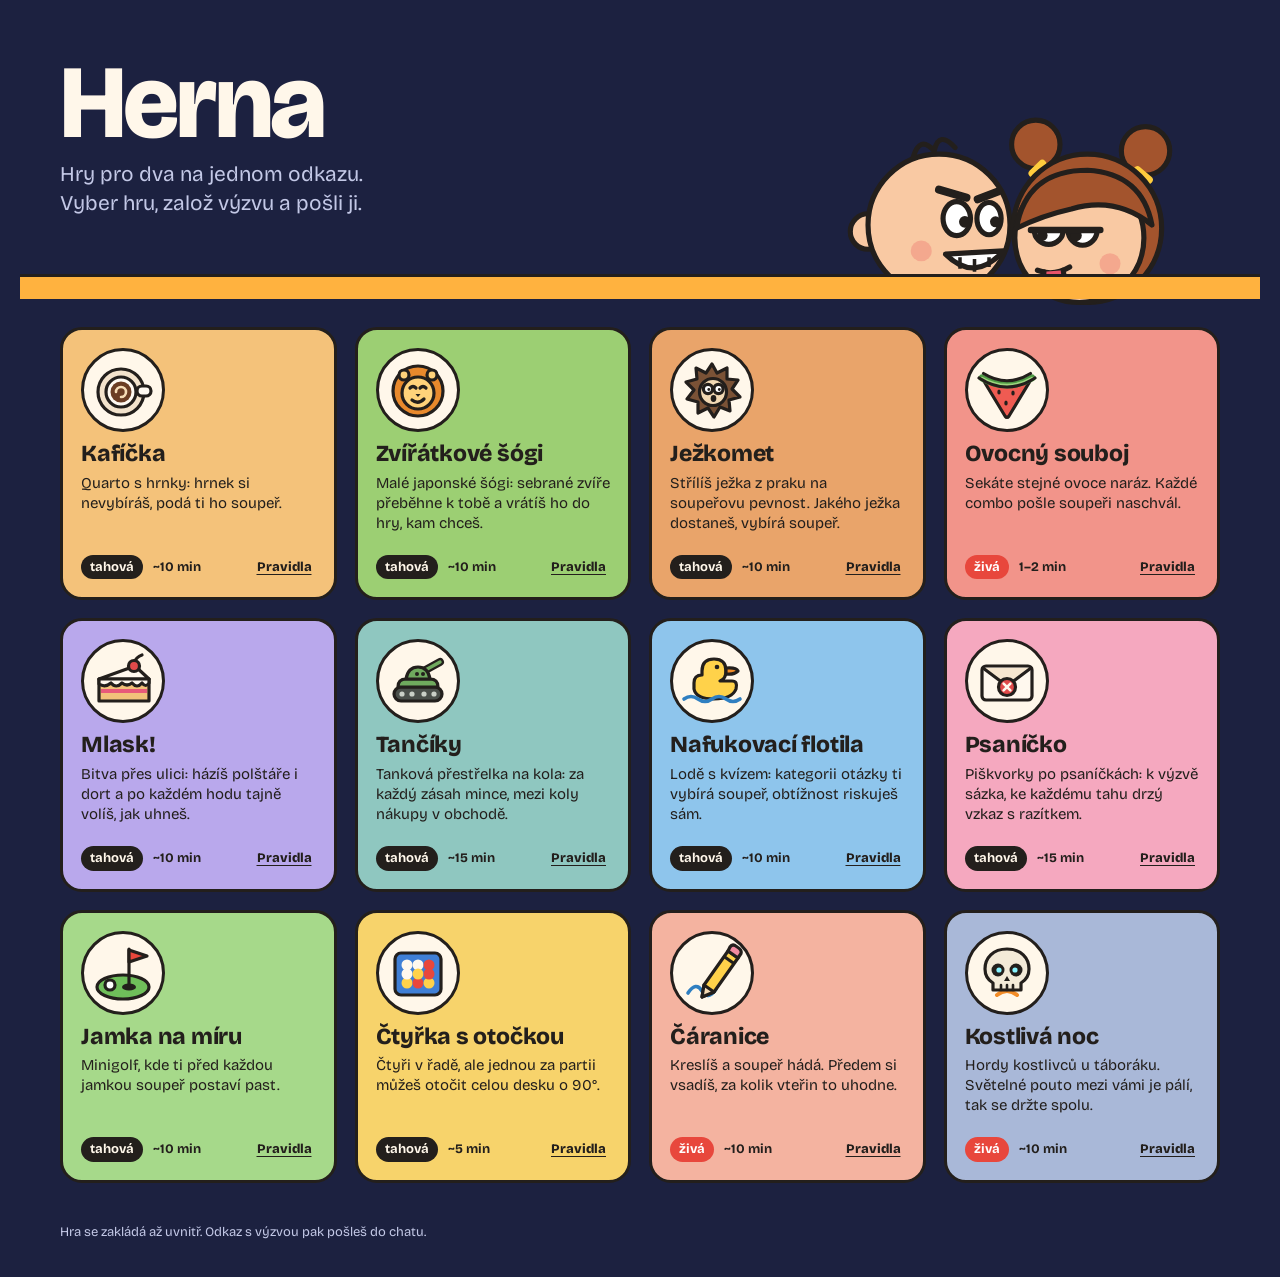
<file: design/navrh-b.html>
<!doctype html>
<html lang="cs">
<head>
<meta charset="utf-8">
<meta name="viewport" content="width=device-width, initial-scale=1, viewport-fit=cover">
<title>Herna – návrh B Večerní automat</title>
<link rel="preconnect" href="https://fonts.googleapis.com">
<link rel="preconnect" href="https://fonts.gstatic.com" crossorigin>
<link href="https://fonts.googleapis.com/css2?family=Bricolage+Grotesque:opsz,wght@12..96,400;12..96,600;12..96,800&display=swap" rel="stylesheet">
<style>
:root{--night:#1c2140;--night2:#272e55;--paper:#fff7ea;--ink:#231f1c;--mut:#c3c8e6;--hot:#ffb23f}
*{box-sizing:border-box}
html{-webkit-text-size-adjust:100%}
body{margin:0;background:var(--night);color:var(--paper);font:400 16px/1.4 "Bricolage Grotesque",system-ui,sans-serif}
h1,h2,p{margin:0}
.scena{position:relative;padding:calc(20px + env(safe-area-inset-top)) 20px 0;overflow:hidden}
.scena h1{font-size:60px;line-height:.9;font-weight:800;letter-spacing:-.03em}
.scena p{margin-top:10px;font-size:17px;max-width:26ch;color:var(--mut)}
.dvojice{display:block;width:230px;height:133px;margin:6px auto -40px;position:relative;z-index:0}
.kopec{display:none}
.scena::after{content:"";display:block;position:relative;z-index:1;height:22px;margin:0 -20px;background:var(--hot);border-top:3px solid var(--ink)}
.hry{list-style:none;margin:0;padding:18px 16px calc(28px + env(safe-area-inset-bottom));display:grid;gap:14px}
.hra{position:relative;display:grid;grid-template-columns:1fr 78px;gap:10px;padding:16px;background:var(--c);color:var(--ink);border:3px solid var(--ink);border-radius:22px}
.hra:has(.hra-odkaz:focus-visible){outline:3px solid var(--hot);outline-offset:4px}
.hra-ikona{order:2;width:78px;height:78px;display:grid;place-items:center;background:var(--paper);border:3px solid var(--ink);border-radius:50%}
.hra-ikona svg{width:60px;height:60px}
.hra-text{min-width:0}
.hra-posl{display:inline-block;font-size:12.5px;font-weight:800;background:var(--ink);color:var(--paper);padding:2px 8px;border-radius:999px;margin-bottom:6px}
.hra-nazev{font-size:23px;line-height:1.05;font-weight:800;letter-spacing:-.01em}
.hra-odkaz{color:inherit;text-decoration:none;outline:none}
.hra-odkaz::after{content:"";position:absolute;inset:0;border-radius:20px}
.hra-twist{margin-top:6px;font-size:15px;line-height:1.35}
.hra-meta{display:flex;align-items:center;gap:10px;white-space:nowrap;margin-top:10px;font-size:13px;font-weight:700}
.hra-typ{padding:3px 9px;border-radius:999px;background:var(--ink);color:var(--paper)}
.hra-typ-ziva{background:#e8473c;color:#fff}
.hra-pravidla{position:relative;z-index:2;margin:-10px 0 -10px auto;min-height:44px;padding:0 4px;border:0;background:none;font:inherit;font-weight:800;color:var(--ink);text-decoration:underline;text-underline-offset:3px;cursor:pointer}
.hra-akce{display:none}
.je-brzy{background:var(--night2);color:var(--mut);border-color:#4a5384;border-style:dashed}
.je-brzy .hra-ikona{background:transparent;border-color:#4a5384;filter:saturate(.3) brightness(.85)}
.je-brzy .hra-typ{background:#4a5384}
.je-brzy .hra-pravidla{color:var(--paper)}
.je-brzy .hra-nazev::after{content:" · brzy";font-weight:600;font-size:16px}
.hra-brzy{display:none}
.chyba{padding:20px;font-weight:600}
.pata{padding:0 20px calc(24px + env(safe-area-inset-bottom));font-size:13px;color:var(--mut)}
.panel{position:fixed;inset:0;z-index:10;color:var(--ink)}
.panel-pozadi{position:absolute;inset:0;background:rgba(10,12,28,.6);opacity:0;transition:opacity .2s}
.panel-list{position:absolute;left:0;right:0;bottom:0;background:var(--paper);border-top:3px solid var(--ink);border-radius:26px 26px 0 0;padding:20px 20px calc(20px + env(safe-area-inset-bottom));transform:translateY(100%);transition:transform .22s ease-out;max-height:85vh;overflow:auto}
.je-otevreny .panel-pozadi{opacity:1}.je-otevreny .panel-list{transform:none}
.panel-hlava{display:grid;grid-template-columns:56px 1fr 44px;gap:12px;align-items:center}
.panel-ikona{width:56px;height:56px;border-radius:50%;background:var(--c);border:3px solid var(--ink);display:grid;place-items:center}
.panel-ikona svg{width:42px;height:42px}
.panel-nazev{font-size:24px;font-weight:800}
.panel-meta{font-size:14px;color:#5a5048}
.panel-zavri{width:44px;height:44px;border-radius:50%;border:2px solid var(--ink);background:#fff;display:grid;place-items:center;cursor:pointer}
.panel-zavri svg{width:18px;height:18px}
.panel-pravidla{margin:18px 0 20px;padding-left:22px;display:grid;gap:10px;font-size:16px}
.panel-hraj{display:flex;justify-content:center;align-items:center;min-height:54px;border-radius:16px;background:var(--ink);color:var(--paper);font-weight:800;font-size:18px;text-decoration:none}
.panel-hraj[aria-disabled]{background:#e9dfcc;color:#5a5048}
@media (prefers-reduced-motion:reduce){.panel-list,.panel-pozadi{transition:none}}
@media (min-width:960px){
  .scena{max-width:1240px;margin:0 auto;padding:56px 40px 0;display:grid;grid-template-columns:1fr 420px;grid-template-areas:"t d" "p d" "pult pult";overflow:visible}
  .scena h1{grid-area:t;align-self:end}.scena p{grid-area:p}.dvojice{grid-area:d;align-self:end}
  .scena h1{font-size:104px}
  .scena p{font-size:21px;margin-bottom:56px}
  .dvojice{width:420px;height:242px;margin:0 0 -64px}
  .scena::after{grid-area:pult;margin:0 -40px}
  main{max-width:1240px;margin:0 auto}
  .hry{grid-template-columns:repeat(4,minmax(0,1fr));gap:18px;padding:28px 40px 40px}
  .hra{grid-template-columns:1fr;grid-template-rows:auto 1fr;padding:18px}
  .hra-ikona{order:0;width:84px;height:84px}.hra-ikona svg{width:64px;height:64px}
  .hra-text{display:flex;flex-direction:column}
  .hra-meta{margin-top:auto;padding-top:12px}
  .hra:not(.je-brzy):hover{transform:translateY(-3px)}
  .hra-odkaz:hover{text-decoration:underline}
  .pata{max-width:1240px;margin:0 auto;padding:0 40px 36px}
  .panel-list{left:auto;top:0;width:440px;border-top:0;border-left:3px solid var(--ink);border-radius:26px 0 0 26px;transform:translateX(100%);max-height:none;padding:28px}
}
</style>
</head>
<body>
<div class="stranka">
  <header class="scena">
    <h1>Herna</h1>
    <p>Hry pro dva na jednom odkazu. Vyber hru, založ výzvu a pošli ji.</p>
    <svg class="dvojice" viewBox="0 0 260 150" role="img" aria-label="Kluk a holka čelo na čele"><use href="#i-dvojice"/></svg>
    <svg class="kopec" viewBox="0 0 400 60" preserveAspectRatio="none" aria-hidden="true"><path d="M0 60 V26 Q90 2 200 18 T400 10 V60 Z" fill="#8cc66a"/><path d="M0 60 V44 Q120 30 240 42 T400 40 V60 Z" fill="#f6dd9c"/></svg>
  </header>
  <main>
    <ul id="hry" class="hry" data-zdroj="../games.json" data-bez-kontroly></ul>
  </main>
  <p class="pata">Hra se zakládá až uvnitř. Odkaz s výzvou pak pošleš do chatu.</p>
</div>
<div id="panel" class="panel" hidden role="dialog" aria-modal="true" aria-labelledby="panel-nazev">
  <div class="panel-pozadi" data-zavri></div>
  <div class="panel-list">
    <div class="panel-hlava">
      <span class="panel-ikona"></span>
      <div><h2 class="panel-nazev" id="panel-nazev"></h2><p class="panel-meta"></p></div>
      <button class="panel-zavri" type="button" data-zavri aria-label="Zavřít"><svg viewBox="0 0 20 20" aria-hidden="true"><path d="M4 4 L16 16 M16 4 L4 16" stroke="currentColor" stroke-width="3" stroke-linecap="round"/></svg></button>
    </div>
    <ol class="panel-pravidla"></ol>
    <a class="panel-hraj"></a>
  </div>
</div>
<script src="../ikony.js"></script>
<script src="../app.js"></script>
</body>
</html>
</file>
<file: tests/maketa/maketa.css>
body{margin:0;min-height:100vh;display:grid;place-items:center;background:#fff7ea;color:#231f1c;font:16px/1.4 system-ui,sans-serif}
main{width:min(360px,100% - 32px);display:grid;gap:12px;text-align:center}
h1{margin:0;font-size:26px}
p{margin:0}
button{min-height:48px;border-radius:999px;border:3px solid #231f1c;background:#231f1c;color:#fff7ea;font:inherit;font-weight:800;cursor:pointer}
button.d{background:none;color:#231f1c}
</file>
